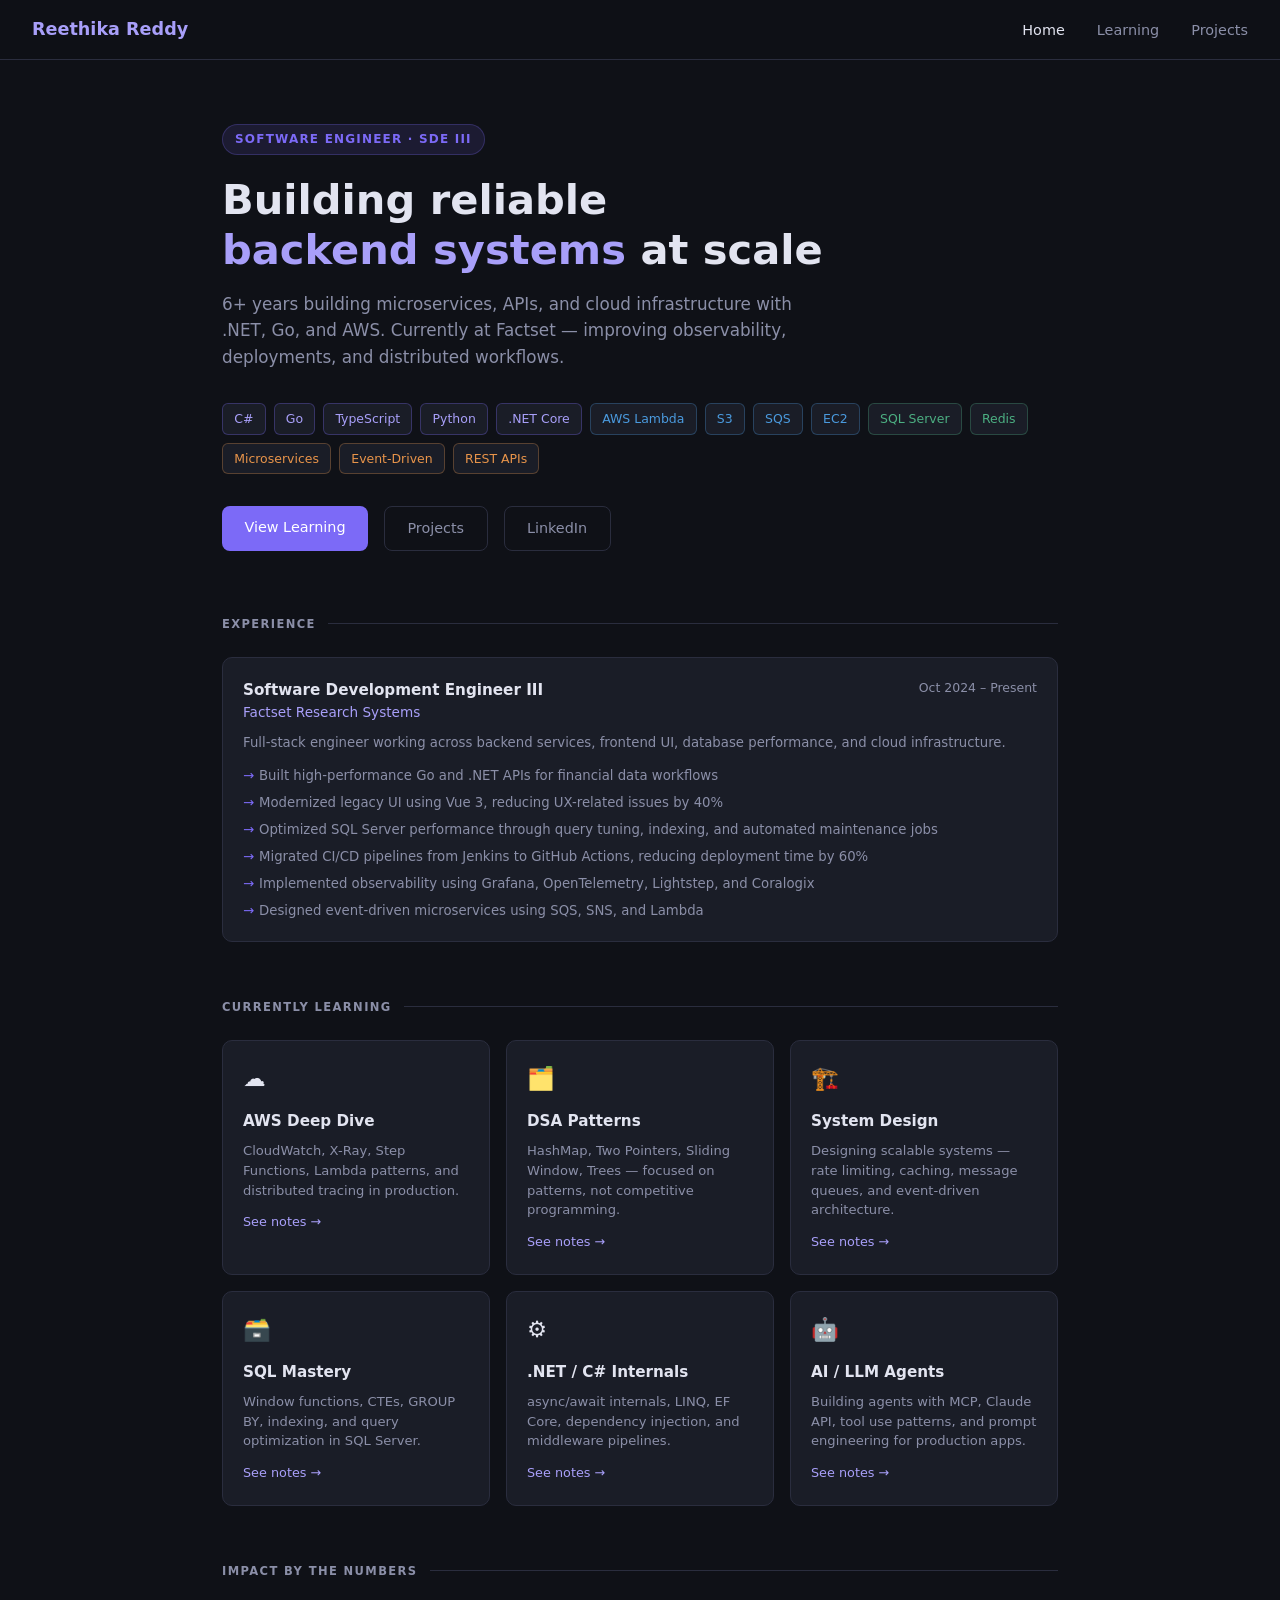
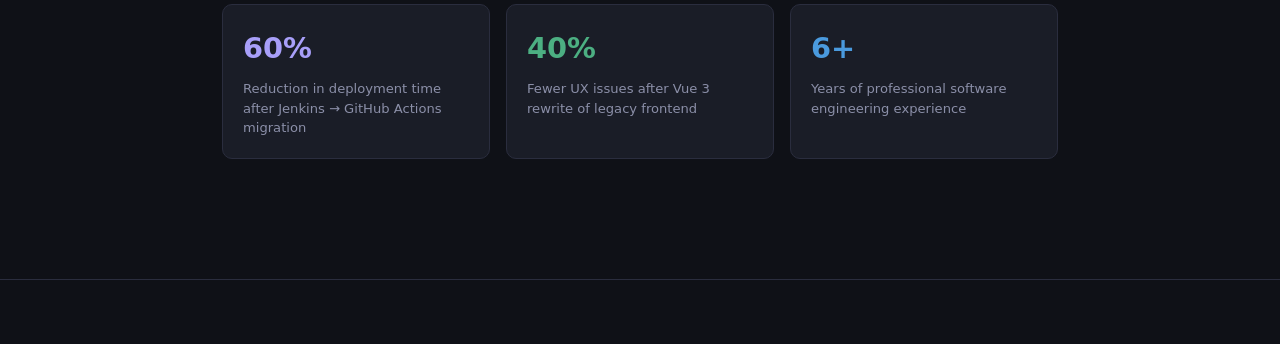
<file: index.html>
<!DOCTYPE html>
<html lang="en">
<head>
  <meta charset="UTF-8" />
  <meta name="viewport" content="width=device-width, initial-scale=1.0" />
  <title>Reethika Reddy — Software Engineer</title>
  <link rel="stylesheet" href="styles.css" />
</head>
<body>

<nav>
  <a class="nav-brand" href="index.html">Reethika Reddy</a>
  <ul class="nav-links">
    <li><a href="index.html" class="active">Home</a></li>
    <li><a href="learning.html">Learning</a></li>
    <li><a href="projects.html">Projects</a></li>
  </ul>
</nav>

<main>

  <!-- HERO -->
  <div class="hero">
    <div class="hero-tag">Software Engineer · SDE III</div>
    <h1>Building reliable<br/><span>backend systems</span> at scale</h1>
    <p>
      6+ years building microservices, APIs, and cloud infrastructure with .NET, Go, and AWS.
      Currently at Factset — improving observability, deployments, and distributed workflows.
    </p>

    <div class="badge-row">
      <span class="badge lang">C#</span>
      <span class="badge lang">Go</span>
      <span class="badge lang">TypeScript</span>
      <span class="badge lang">Python</span>
      <span class="badge lang">.NET Core</span>
      <span class="badge cloud">AWS Lambda</span>
      <span class="badge cloud">S3</span>
      <span class="badge cloud">SQS</span>
      <span class="badge cloud">EC2</span>
      <span class="badge db">SQL Server</span>
      <span class="badge db">Redis</span>
      <span class="badge arch">Microservices</span>
      <span class="badge arch">Event-Driven</span>
      <span class="badge arch">REST APIs</span>
    </div>

    <div class="cta-row">
      <a class="btn btn-primary" href="learning.html">View Learning</a>
      <a class="btn btn-outline" href="projects.html">Projects</a>
      <a class="btn btn-outline" href="https://linkedin.com" target="_blank">LinkedIn</a>
    </div>
  </div>

  <!-- EXPERIENCE -->
  <section>
    <div class="section-title">Experience</div>
    <div class="timeline">

      <div class="exp-card">
        <div class="exp-top">
          <div>
            <div class="exp-role">Software Development Engineer III</div>
            <div class="exp-company">Factset Research Systems</div>
          </div>
          <div class="exp-date">Oct 2024 – Present</div>
        </div>
        <p style="font-size: 0.83rem; color: var(--text-muted); margin-top: 0.5rem; margin-bottom: 0.5rem;">
          Full-stack engineer working across backend services, frontend UI, database performance, and cloud infrastructure.
        </p>
        <ul class="exp-bullets">
          <li>Built high-performance Go and .NET APIs for financial data workflows</li>
          <li>Modernized legacy UI using Vue 3, reducing UX-related issues by 40%</li>
          <li>Optimized SQL Server performance through query tuning, indexing, and automated maintenance jobs</li>
          <li>Migrated CI/CD pipelines from Jenkins to GitHub Actions, reducing deployment time by 60%</li>
          <li>Implemented observability using Grafana, OpenTelemetry, Lightstep, and Coralogix</li>
          <li>Designed event-driven microservices using SQS, SNS, and Lambda</li>
        </ul>
      </div>

    </div>
  </section>

  <!-- WHAT I'M LEARNING -->
  <section>
    <div class="section-title">Currently Learning</div>
    <div class="card-grid">

      <div class="card">
        <div class="card-icon">☁️</div>
        <h3>AWS Deep Dive</h3>
        <p>CloudWatch, X-Ray, Step Functions, Lambda patterns, and distributed tracing in production.</p>
        <a class="card-link" href="learning.html#aws">See notes →</a>
      </div>

      <div class="card">
        <div class="card-icon">🗂️</div>
        <h3>DSA Patterns</h3>
        <p>HashMap, Two Pointers, Sliding Window, Trees — focused on patterns, not competitive programming.</p>
        <a class="card-link" href="learning.html#dsa">See notes →</a>
      </div>

      <div class="card">
        <div class="card-icon">🏗️</div>
        <h3>System Design</h3>
        <p>Designing scalable systems — rate limiting, caching, message queues, and event-driven architecture.</p>
        <a class="card-link" href="learning.html#system-design">See notes →</a>
      </div>

      <div class="card">
        <div class="card-icon">🗃️</div>
        <h3>SQL Mastery</h3>
        <p>Window functions, CTEs, GROUP BY, indexing, and query optimization in SQL Server.</p>
        <a class="card-link" href="learning.html#sql">See notes →</a>
      </div>

      <div class="card">
        <div class="card-icon">⚙️</div>
        <h3>.NET / C# Internals</h3>
        <p>async/await internals, LINQ, EF Core, dependency injection, and middleware pipelines.</p>
        <a class="card-link" href="learning.html#dotnet">See notes →</a>
      </div>

      <div class="card">
        <div class="card-icon">🤖</div>
        <h3>AI / LLM Agents</h3>
        <p>Building agents with MCP, Claude API, tool use patterns, and prompt engineering for production apps.</p>
        <a class="card-link" href="learning.html#ai">See notes →</a>
      </div>

    </div>
  </section>

  <!-- METRICS -->
  <section>
    <div class="section-title">Impact by the numbers</div>
    <div class="card-grid">
      <div class="card">
        <h3 style="font-size:1.8rem; color: var(--accent-light);">60%</h3>
        <p>Reduction in deployment time after Jenkins → GitHub Actions migration</p>
      </div>
      <div class="card">
        <h3 style="font-size:1.8rem; color: var(--green);">40%</h3>
        <p>Fewer UX issues after Vue 3 rewrite of legacy frontend</p>
      </div>
      <div class="card">
        <h3 style="font-size:1.8rem; color: var(--blue);">6+</h3>
        <p>Years of professional software engineering experience</p>
      </div>
    </div>
  </section>

</main>

<footer></footer>

</body>
</html>
</file>
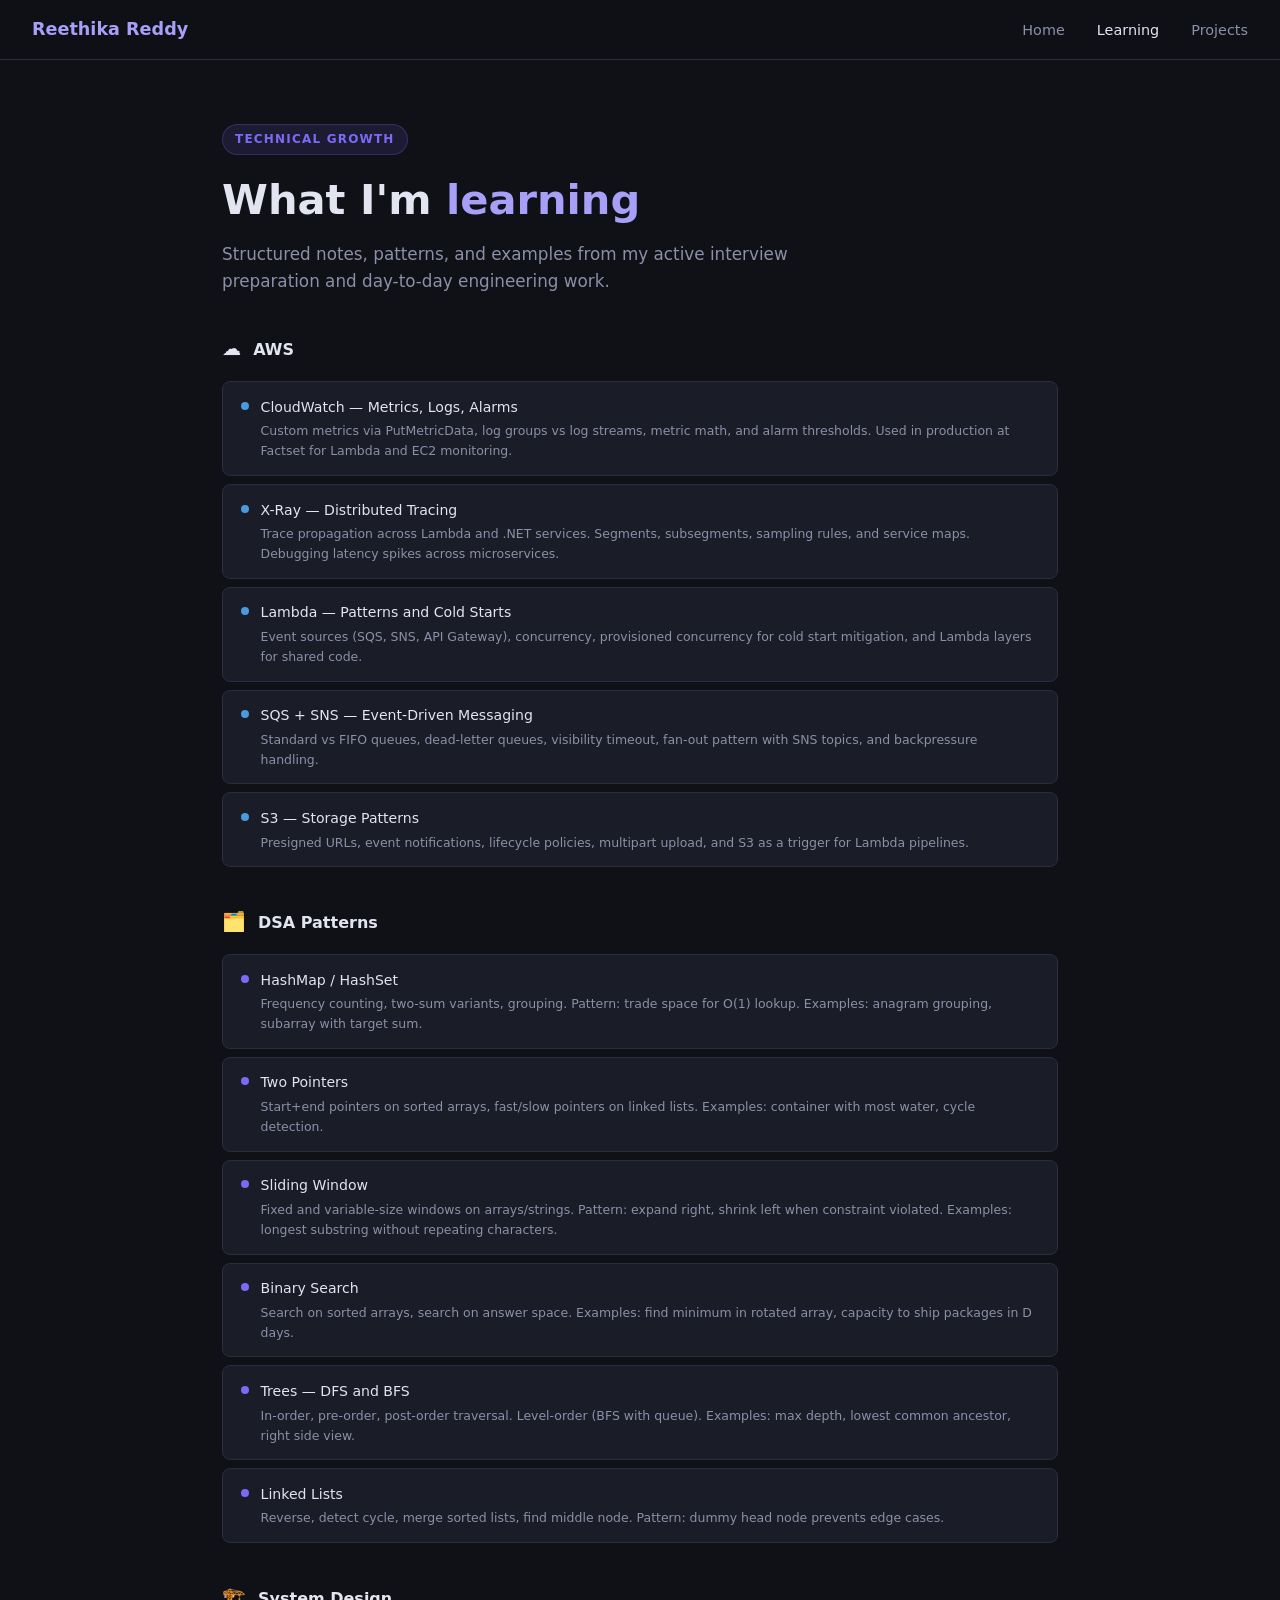
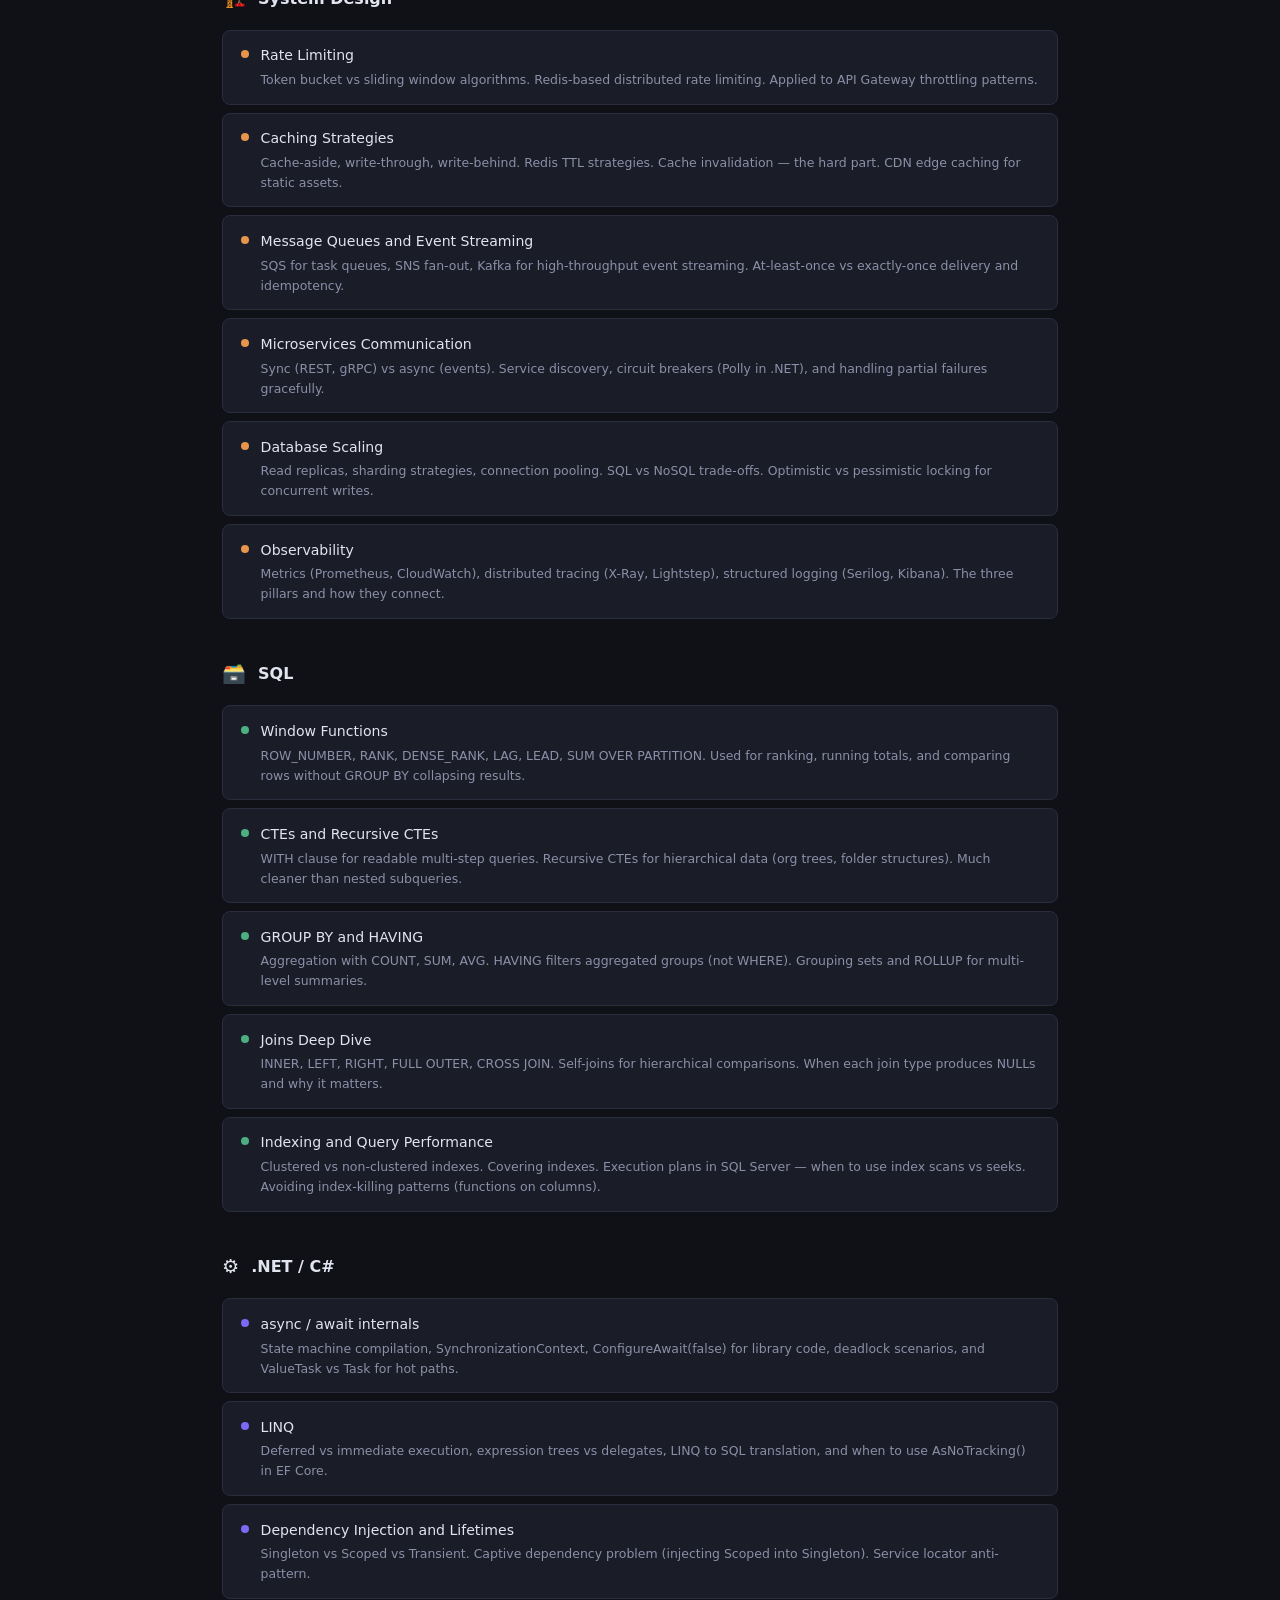
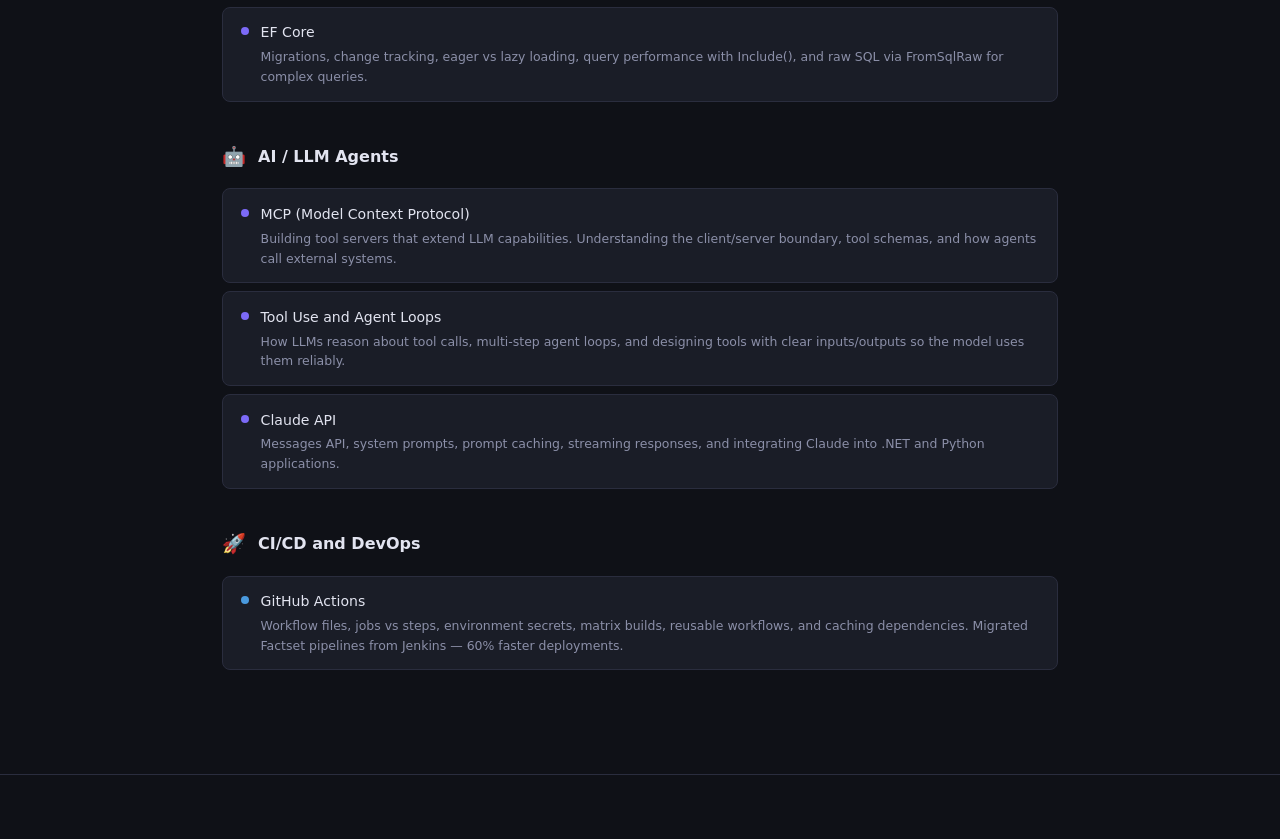
<file: learning.html>
<!DOCTYPE html>
<html lang="en">
<head>
  <meta charset="UTF-8" />
  <meta name="viewport" content="width=device-width, initial-scale=1.0" />
  <title>Learning — Reethika Reddy</title>
  <link rel="stylesheet" href="styles.css" />
</head>
<body>

<nav>
  <a class="nav-brand" href="index.html">Reethika Reddy</a>
  <ul class="nav-links">
    <li><a href="index.html">Home</a></li>
    <li><a href="learning.html" class="active">Learning</a></li>
    <li><a href="projects.html">Projects</a></li>
  </ul>
</nav>

<main>

  <div class="hero" style="margin-bottom: 2.5rem;">
    <div class="hero-tag">Technical Growth</div>
    <h1>What I'm <span>learning</span></h1>
    <p>Structured notes, patterns, and examples from my active interview preparation and day-to-day engineering work.</p>
  </div>

  <!-- AWS -->
  <div id="aws" class="topic-group">
    <div class="topic-group-header">
      <span class="icon">☁️</span>
      <h2>AWS</h2>
    </div>
    <ul class="topic-list">

      <li class="topic-item">
        <span class="dot blue"></span>
        <div>
          <div class="t-title">CloudWatch — Metrics, Logs, Alarms</div>
          <div class="t-desc">Custom metrics via PutMetricData, log groups vs log streams, metric math, and alarm thresholds. Used in production at Factset for Lambda and EC2 monitoring.</div>
        </div>
      </li>

      <li class="topic-item">
        <span class="dot blue"></span>
        <div>
          <div class="t-title">X-Ray — Distributed Tracing</div>
          <div class="t-desc">Trace propagation across Lambda and .NET services. Segments, subsegments, sampling rules, and service maps. Debugging latency spikes across microservices.</div>
        </div>
      </li>

      <li class="topic-item">
        <span class="dot blue"></span>
        <div>
          <div class="t-title">Lambda — Patterns and Cold Starts</div>
          <div class="t-desc">Event sources (SQS, SNS, API Gateway), concurrency, provisioned concurrency for cold start mitigation, and Lambda layers for shared code.</div>
        </div>
      </li>

      <li class="topic-item">
        <span class="dot blue"></span>
        <div>
          <div class="t-title">SQS + SNS — Event-Driven Messaging</div>
          <div class="t-desc">Standard vs FIFO queues, dead-letter queues, visibility timeout, fan-out pattern with SNS topics, and backpressure handling.</div>
        </div>
      </li>


      <li class="topic-item">
        <span class="dot blue"></span>
        <div>
          <div class="t-title">S3 — Storage Patterns</div>
          <div class="t-desc">Presigned URLs, event notifications, lifecycle policies, multipart upload, and S3 as a trigger for Lambda pipelines.</div>
        </div>
      </li>

    </ul>
  </div>

  <!-- DSA -->
  <div id="dsa" class="topic-group">
    <div class="topic-group-header">
      <span class="icon">🗂️</span>
      <h2>DSA Patterns</h2>
    </div>
    <ul class="topic-list">

      <li class="topic-item">
        <span class="dot"></span>
        <div>
          <div class="t-title">HashMap / HashSet</div>
          <div class="t-desc">Frequency counting, two-sum variants, grouping. Pattern: trade space for O(1) lookup. Examples: anagram grouping, subarray with target sum.</div>
        </div>
      </li>

      <li class="topic-item">
        <span class="dot"></span>
        <div>
          <div class="t-title">Two Pointers</div>
          <div class="t-desc">Start+end pointers on sorted arrays, fast/slow pointers on linked lists. Examples: container with most water, cycle detection.</div>
        </div>
      </li>

      <li class="topic-item">
        <span class="dot"></span>
        <div>
          <div class="t-title">Sliding Window</div>
          <div class="t-desc">Fixed and variable-size windows on arrays/strings. Pattern: expand right, shrink left when constraint violated. Examples: longest substring without repeating characters.</div>
        </div>
      </li>

      <li class="topic-item">
        <span class="dot"></span>
        <div>
          <div class="t-title">Binary Search</div>
          <div class="t-desc">Search on sorted arrays, search on answer space. Examples: find minimum in rotated array, capacity to ship packages in D days.</div>
        </div>
      </li>

      <li class="topic-item">
        <span class="dot"></span>
        <div>
          <div class="t-title">Trees — DFS and BFS</div>
          <div class="t-desc">In-order, pre-order, post-order traversal. Level-order (BFS with queue). Examples: max depth, lowest common ancestor, right side view.</div>
        </div>
      </li>

      <li class="topic-item">
        <span class="dot"></span>
        <div>
          <div class="t-title">Linked Lists</div>
          <div class="t-desc">Reverse, detect cycle, merge sorted lists, find middle node. Pattern: dummy head node prevents edge cases.</div>
        </div>
      </li>


    </ul>
  </div>

  <!-- SYSTEM DESIGN -->
  <div id="system-design" class="topic-group">
    <div class="topic-group-header">
      <span class="icon">🏗️</span>
      <h2>System Design</h2>
    </div>
    <ul class="topic-list">

      <li class="topic-item">
        <span class="dot orange"></span>
        <div>
          <div class="t-title">Rate Limiting</div>
          <div class="t-desc">Token bucket vs sliding window algorithms. Redis-based distributed rate limiting. Applied to API Gateway throttling patterns.</div>
        </div>
      </li>

      <li class="topic-item">
        <span class="dot orange"></span>
        <div>
          <div class="t-title">Caching Strategies</div>
          <div class="t-desc">Cache-aside, write-through, write-behind. Redis TTL strategies. Cache invalidation — the hard part. CDN edge caching for static assets.</div>
        </div>
      </li>

      <li class="topic-item">
        <span class="dot orange"></span>
        <div>
          <div class="t-title">Message Queues and Event Streaming</div>
          <div class="t-desc">SQS for task queues, SNS fan-out, Kafka for high-throughput event streaming. At-least-once vs exactly-once delivery and idempotency.</div>
        </div>
      </li>

      <li class="topic-item">
        <span class="dot orange"></span>
        <div>
          <div class="t-title">Microservices Communication</div>
          <div class="t-desc">Sync (REST, gRPC) vs async (events). Service discovery, circuit breakers (Polly in .NET), and handling partial failures gracefully.</div>
        </div>
      </li>

      <li class="topic-item">
        <span class="dot orange"></span>
        <div>
          <div class="t-title">Database Scaling</div>
          <div class="t-desc">Read replicas, sharding strategies, connection pooling. SQL vs NoSQL trade-offs. Optimistic vs pessimistic locking for concurrent writes.</div>
        </div>
      </li>

      <li class="topic-item">
        <span class="dot orange"></span>
        <div>
          <div class="t-title">Observability</div>
          <div class="t-desc">Metrics (Prometheus, CloudWatch), distributed tracing (X-Ray, Lightstep), structured logging (Serilog, Kibana). The three pillars and how they connect.</div>
        </div>
      </li>

    </ul>
  </div>

  <!-- SQL -->
  <div id="sql" class="topic-group">
    <div class="topic-group-header">
      <span class="icon">🗃️</span>
      <h2>SQL</h2>
    </div>
    <ul class="topic-list">

      <li class="topic-item">
        <span class="dot green"></span>
        <div>
          <div class="t-title">Window Functions</div>
          <div class="t-desc">ROW_NUMBER, RANK, DENSE_RANK, LAG, LEAD, SUM OVER PARTITION. Used for ranking, running totals, and comparing rows without GROUP BY collapsing results.</div>
        </div>
      </li>

      <li class="topic-item">
        <span class="dot green"></span>
        <div>
          <div class="t-title">CTEs and Recursive CTEs</div>
          <div class="t-desc">WITH clause for readable multi-step queries. Recursive CTEs for hierarchical data (org trees, folder structures). Much cleaner than nested subqueries.</div>
        </div>
      </li>

      <li class="topic-item">
        <span class="dot green"></span>
        <div>
          <div class="t-title">GROUP BY and HAVING</div>
          <div class="t-desc">Aggregation with COUNT, SUM, AVG. HAVING filters aggregated groups (not WHERE). Grouping sets and ROLLUP for multi-level summaries.</div>
        </div>
      </li>

      <li class="topic-item">
        <span class="dot green"></span>
        <div>
          <div class="t-title">Joins Deep Dive</div>
          <div class="t-desc">INNER, LEFT, RIGHT, FULL OUTER, CROSS JOIN. Self-joins for hierarchical comparisons. When each join type produces NULLs and why it matters.</div>
        </div>
      </li>

      <li class="topic-item">
        <span class="dot green"></span>
        <div>
          <div class="t-title">Indexing and Query Performance</div>
          <div class="t-desc">Clustered vs non-clustered indexes. Covering indexes. Execution plans in SQL Server — when to use index scans vs seeks. Avoiding index-killing patterns (functions on columns).</div>
        </div>
      </li>

    </ul>
  </div>

  <!-- .NET / C# -->
  <div id="dotnet" class="topic-group">
    <div class="topic-group-header">
      <span class="icon">⚙️</span>
      <h2>.NET / C#</h2>
    </div>
    <ul class="topic-list">

      <li class="topic-item">
        <span class="dot"></span>
        <div>
          <div class="t-title">async / await internals</div>
          <div class="t-desc">State machine compilation, SynchronizationContext, ConfigureAwait(false) for library code, deadlock scenarios, and ValueTask vs Task for hot paths.</div>
        </div>
      </li>

      <li class="topic-item">
        <span class="dot"></span>
        <div>
          <div class="t-title">LINQ</div>
          <div class="t-desc">Deferred vs immediate execution, expression trees vs delegates, LINQ to SQL translation, and when to use AsNoTracking() in EF Core.</div>
        </div>
      </li>

      <li class="topic-item">
        <span class="dot"></span>
        <div>
          <div class="t-title">Dependency Injection and Lifetimes</div>
          <div class="t-desc">Singleton vs Scoped vs Transient. Captive dependency problem (injecting Scoped into Singleton). Service locator anti-pattern.</div>
        </div>
      </li>


      <li class="topic-item">
        <span class="dot"></span>
        <div>
          <div class="t-title">EF Core</div>
          <div class="t-desc">Migrations, change tracking, eager vs lazy loading, query performance with Include(), and raw SQL via FromSqlRaw for complex queries.</div>
        </div>
      </li>

    </ul>
  </div>

  <!-- AI / LLM -->
  <div id="ai" class="topic-group">
    <div class="topic-group-header">
      <span class="icon">🤖</span>
      <h2>AI / LLM Agents</h2>
    </div>
    <ul class="topic-list">

      <li class="topic-item">
        <span class="dot"></span>
        <div>
          <div class="t-title">MCP (Model Context Protocol)</div>
          <div class="t-desc">Building tool servers that extend LLM capabilities. Understanding the client/server boundary, tool schemas, and how agents call external systems.</div>
        </div>
      </li>

      <li class="topic-item">
        <span class="dot"></span>
        <div>
          <div class="t-title">Tool Use and Agent Loops</div>
          <div class="t-desc">How LLMs reason about tool calls, multi-step agent loops, and designing tools with clear inputs/outputs so the model uses them reliably.</div>
        </div>
      </li>

      <li class="topic-item">
        <span class="dot"></span>
        <div>
          <div class="t-title">Claude API</div>
          <div class="t-desc">Messages API, system prompts, prompt caching, streaming responses, and integrating Claude into .NET and Python applications.</div>
        </div>
      </li>

    </ul>
  </div>

  <!-- CI/CD -->
  <div class="topic-group">
    <div class="topic-group-header">
      <span class="icon">🚀</span>
      <h2>CI/CD and DevOps</h2>
    </div>
    <ul class="topic-list">

      <li class="topic-item">
        <span class="dot blue"></span>
        <div>
          <div class="t-title">GitHub Actions</div>
          <div class="t-desc">Workflow files, jobs vs steps, environment secrets, matrix builds, reusable workflows, and caching dependencies. Migrated Factset pipelines from Jenkins — 60% faster deployments.</div>
        </div>
      </li>


    </ul>
  </div>

</main>

<footer></footer>

</body>
</html>
</file>
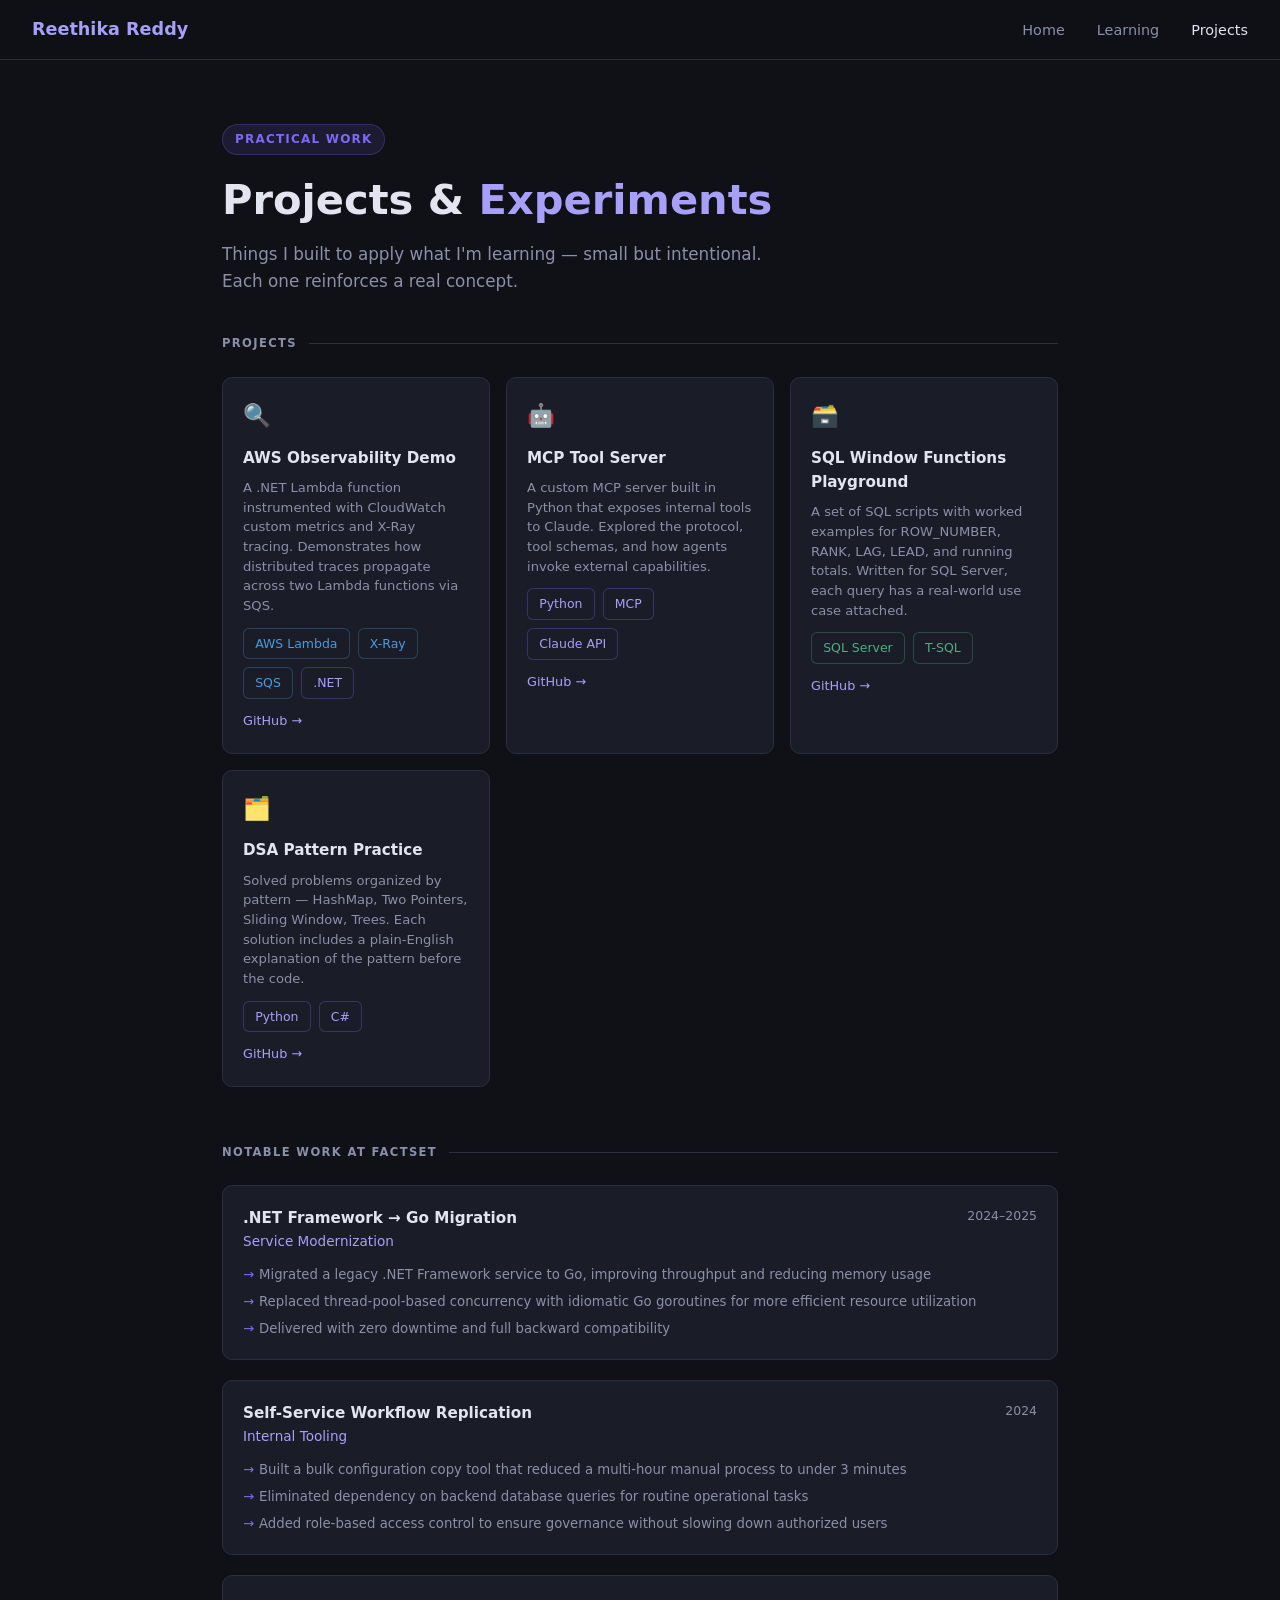
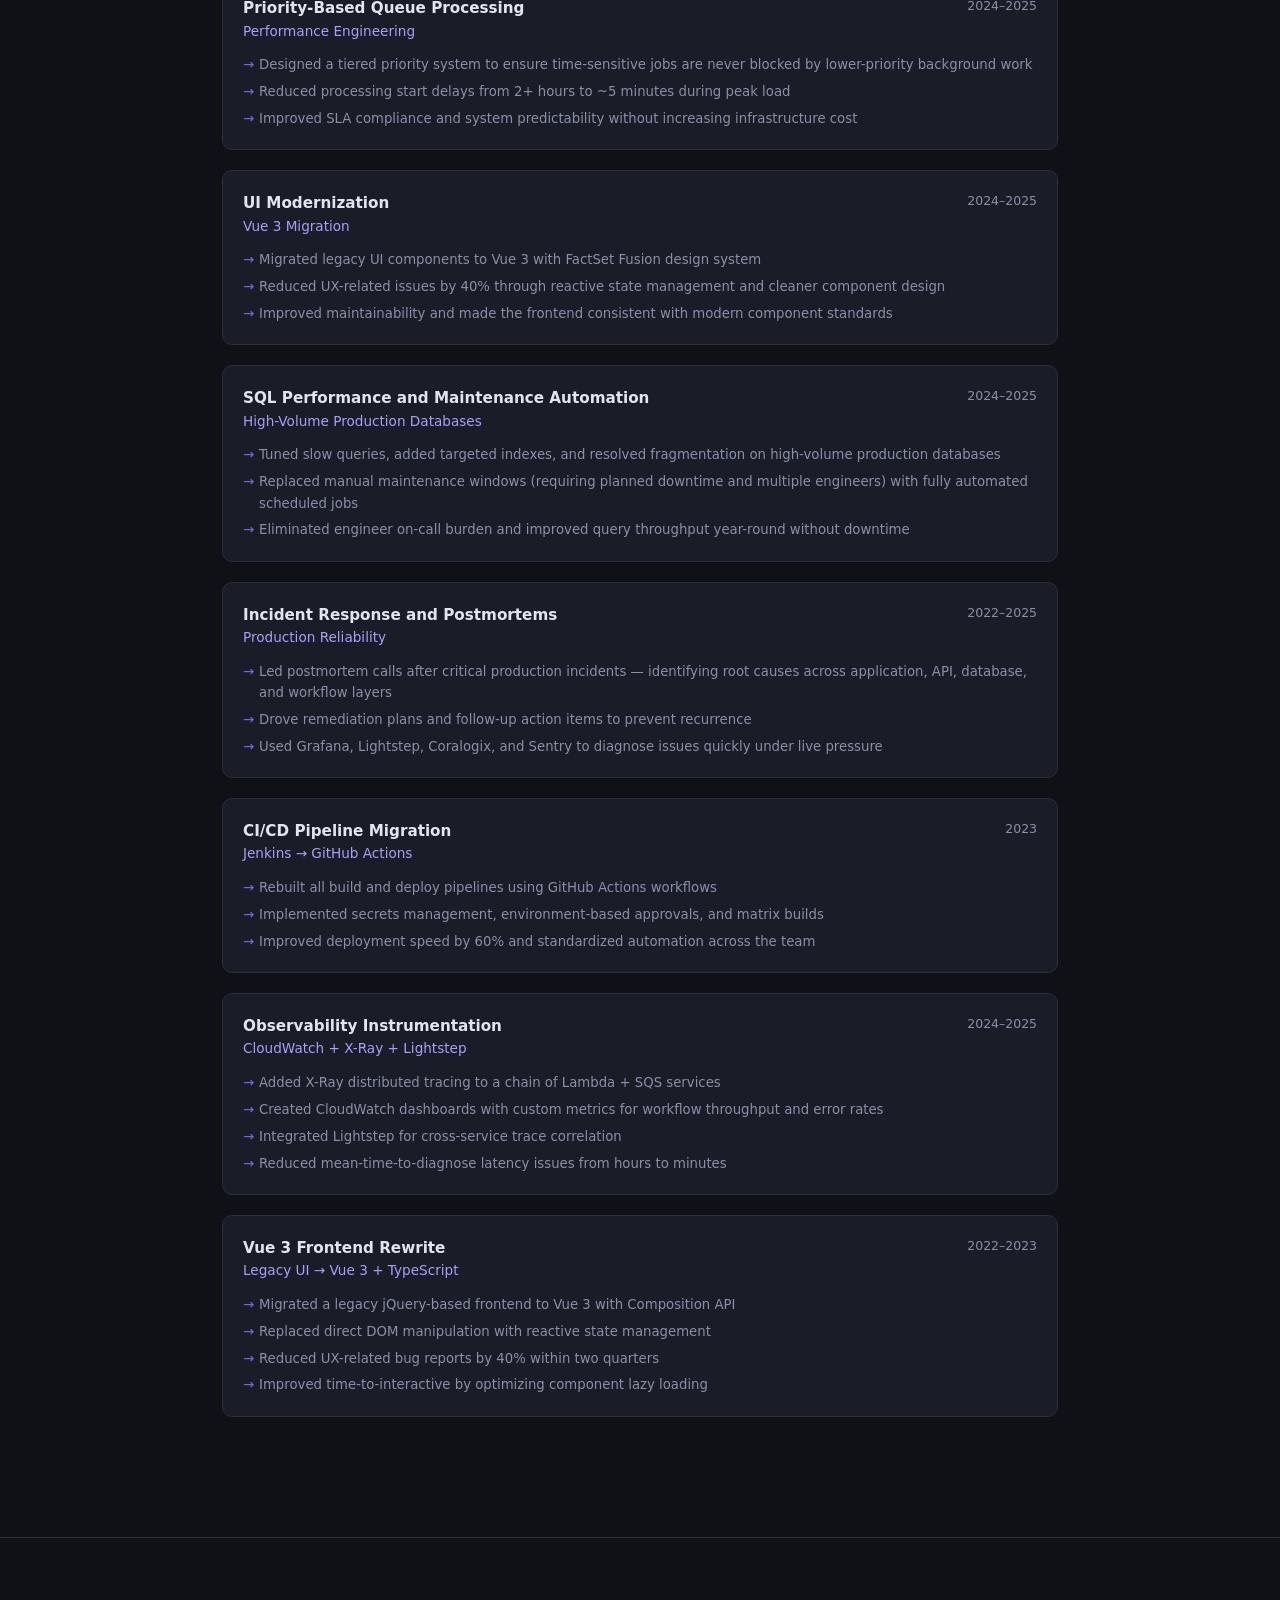
<file: projects.html>
<!DOCTYPE html>
<html lang="en">
<head>
  <meta charset="UTF-8" />
  <meta name="viewport" content="width=device-width, initial-scale=1.0" />
  <title>Projects — Reethika Reddy</title>
  <link rel="stylesheet" href="styles.css" />
</head>
<body>

<nav>
  <a class="nav-brand" href="index.html">Reethika Reddy</a>
  <ul class="nav-links">
    <li><a href="index.html">Home</a></li>
    <li><a href="learning.html">Learning</a></li>
    <li><a href="projects.html" class="active">Projects</a></li>
  </ul>
</nav>

<main>

  <div class="hero" style="margin-bottom: 2.5rem;">
    <div class="hero-tag">Practical Work</div>
    <h1>Projects &amp; <span>Experiments</span></h1>
    <p>Things I built to apply what I'm learning — small but intentional. Each one reinforces a real concept.</p>
  </div>

  <section>
    <div class="section-title">Projects</div>
    <div class="card-grid">

      <!-- Placeholder 1 -->
      <div class="card">
        <div class="card-icon">🔍</div>
        <h3>AWS Observability Demo</h3>
        <p>
          A .NET Lambda function instrumented with CloudWatch custom metrics and X-Ray tracing.
          Demonstrates how distributed traces propagate across two Lambda functions via SQS.
        </p>
        <div class="badge-row" style="margin-top: 0.75rem; margin-bottom: 0;">
          <span class="badge cloud">AWS Lambda</span>
          <span class="badge cloud">X-Ray</span>
          <span class="badge cloud">SQS</span>
          <span class="badge lang">.NET</span>
        </div>
        <a class="card-link" href="#">GitHub →</a>
      </div>

      <!-- Placeholder 2 -->
      <div class="card">
        <div class="card-icon">🤖</div>
        <h3>MCP Tool Server</h3>
        <p>
          A custom MCP server built in Python that exposes internal tools to Claude.
          Explored the protocol, tool schemas, and how agents invoke external capabilities.
        </p>
        <div class="badge-row" style="margin-top: 0.75rem; margin-bottom: 0;">
          <span class="badge lang">Python</span>
          <span class="badge lang">MCP</span>
          <span class="badge lang">Claude API</span>
        </div>
        <a class="card-link" href="#">GitHub →</a>
      </div>

      <!-- Placeholder 3 -->
      <div class="card">
        <div class="card-icon">🗃️</div>
        <h3>SQL Window Functions Playground</h3>
        <p>
          A set of SQL scripts with worked examples for ROW_NUMBER, RANK, LAG, LEAD, and running totals.
          Written for SQL Server, each query has a real-world use case attached.
        </p>
        <div class="badge-row" style="margin-top: 0.75rem; margin-bottom: 0;">
          <span class="badge db">SQL Server</span>
          <span class="badge db">T-SQL</span>
        </div>
        <a class="card-link" href="#">GitHub →</a>
      </div>

      <!-- Placeholder 4 -->
      <div class="card">
        <div class="card-icon">🗂️</div>
        <h3>DSA Pattern Practice</h3>
        <p>
          Solved problems organized by pattern — HashMap, Two Pointers, Sliding Window, Trees.
          Each solution includes a plain-English explanation of the pattern before the code.
        </p>
        <div class="badge-row" style="margin-top: 0.75rem; margin-bottom: 0;">
          <span class="badge lang">Python</span>
          <span class="badge lang">C#</span>
        </div>
        <a class="card-link" href="#">GitHub →</a>
      </div>

    </div>
  </section>

  <!-- Work experience projects -->
  <section>
    <div class="section-title">Notable Work at Factset</div>
    <div class="timeline">

      <div class="exp-card">
        <div class="exp-top">
          <div>
            <div class="exp-role">.NET Framework → Go Migration</div>
            <div class="exp-company">Service Modernization</div>
          </div>
          <div class="exp-date">2024–2025</div>
        </div>
        <ul class="exp-bullets">
          <li>Migrated a legacy .NET Framework service to Go, improving throughput and reducing memory usage</li>
          <li>Replaced thread-pool-based concurrency with idiomatic Go goroutines for more efficient resource utilization</li>
          <li>Delivered with zero downtime and full backward compatibility</li>
        </ul>
      </div>


      <div class="exp-card">
        <div class="exp-top">
          <div>
            <div class="exp-role">Self-Service Workflow Replication</div>
            <div class="exp-company">Internal Tooling</div>
          </div>
          <div class="exp-date">2024</div>
        </div>
        <ul class="exp-bullets">
          <li>Built a bulk configuration copy tool that reduced a multi-hour manual process to under 3 minutes</li>
          <li>Eliminated dependency on backend database queries for routine operational tasks</li>
          <li>Added role-based access control to ensure governance without slowing down authorized users</li>
        </ul>
      </div>

      <div class="exp-card">
        <div class="exp-top">
          <div>
            <div class="exp-role">Priority-Based Queue Processing</div>
            <div class="exp-company">Performance Engineering</div>
          </div>
          <div class="exp-date">2024–2025</div>
        </div>
        <ul class="exp-bullets">
          <li>Designed a tiered priority system to ensure time-sensitive jobs are never blocked by lower-priority background work</li>
          <li>Reduced processing start delays from 2+ hours to ~5 minutes during peak load</li>
          <li>Improved SLA compliance and system predictability without increasing infrastructure cost</li>
        </ul>
      </div>

      <div class="exp-card">
        <div class="exp-top">
          <div>
            <div class="exp-role">UI Modernization</div>
            <div class="exp-company">Vue 3 Migration</div>
          </div>
          <div class="exp-date">2024–2025</div>
        </div>
        <ul class="exp-bullets">
          <li>Migrated legacy UI components to Vue 3 with FactSet Fusion design system</li>
          <li>Reduced UX-related issues by 40% through reactive state management and cleaner component design</li>
          <li>Improved maintainability and made the frontend consistent with modern component standards</li>
        </ul>
      </div>

      <div class="exp-card">
        <div class="exp-top">
          <div>
            <div class="exp-role">SQL Performance and Maintenance Automation</div>
            <div class="exp-company">High-Volume Production Databases</div>
          </div>
          <div class="exp-date">2024–2025</div>
        </div>
        <ul class="exp-bullets">
          <li>Tuned slow queries, added targeted indexes, and resolved fragmentation on high-volume production databases</li>
          <li>Replaced manual maintenance windows (requiring planned downtime and multiple engineers) with fully automated scheduled jobs</li>
          <li>Eliminated engineer on-call burden and improved query throughput year-round without downtime</li>
        </ul>
      </div>

      <div class="exp-card">
        <div class="exp-top">
          <div>
            <div class="exp-role">Incident Response and Postmortems</div>
            <div class="exp-company">Production Reliability</div>
          </div>
          <div class="exp-date">2022–2025</div>
        </div>
        <ul class="exp-bullets">
          <li>Led postmortem calls after critical production incidents — identifying root causes across application, API, database, and workflow layers</li>
          <li>Drove remediation plans and follow-up action items to prevent recurrence</li>
          <li>Used Grafana, Lightstep, Coralogix, and Sentry to diagnose issues quickly under live pressure</li>
        </ul>
      </div>

      <div class="exp-card">
        <div class="exp-top">
          <div>
            <div class="exp-role">CI/CD Pipeline Migration</div>
            <div class="exp-company">Jenkins → GitHub Actions</div>
          </div>
          <div class="exp-date">2023</div>
        </div>
        <ul class="exp-bullets">
          <li>Rebuilt all build and deploy pipelines using GitHub Actions workflows</li>
          <li>Implemented secrets management, environment-based approvals, and matrix builds</li>
          <li>Improved deployment speed by 60% and standardized automation across the team</li>
        </ul>
      </div>

      <div class="exp-card">
        <div class="exp-top">
          <div>
            <div class="exp-role">Observability Instrumentation</div>
            <div class="exp-company">CloudWatch + X-Ray + Lightstep</div>
          </div>
          <div class="exp-date">2024–2025</div>
        </div>
        <ul class="exp-bullets">
          <li>Added X-Ray distributed tracing to a chain of Lambda + SQS services</li>
          <li>Created CloudWatch dashboards with custom metrics for workflow throughput and error rates</li>
          <li>Integrated Lightstep for cross-service trace correlation</li>
          <li>Reduced mean-time-to-diagnose latency issues from hours to minutes</li>
        </ul>
      </div>

      <div class="exp-card">
        <div class="exp-top">
          <div>
            <div class="exp-role">Vue 3 Frontend Rewrite</div>
            <div class="exp-company">Legacy UI → Vue 3 + TypeScript</div>
          </div>
          <div class="exp-date">2022–2023</div>
        </div>
        <ul class="exp-bullets">
          <li>Migrated a legacy jQuery-based frontend to Vue 3 with Composition API</li>
          <li>Replaced direct DOM manipulation with reactive state management</li>
          <li>Reduced UX-related bug reports by 40% within two quarters</li>
          <li>Improved time-to-interactive by optimizing component lazy loading</li>
        </ul>
      </div>

    </div>
  </section>

</main>

<footer></footer>

</body>
</html>
</file>
<file: styles.css>
* {
  margin: 0;
  padding: 0;
  box-sizing: border-box;
}

:root {
  --bg: #0f1117;
  --surface: #1a1d27;
  --border: #2a2d3e;
  --accent: #7c6af7;
  --accent-light: #a89ff9;
  --text: #e2e4f0;
  --text-muted: #8b8fa8;
  --green: #4caf82;
  --orange: #e8944a;
  --blue: #4a9ade;
}

body {
  font-family: 'Segoe UI', system-ui, -apple-system, sans-serif;
  background: var(--bg);
  color: var(--text);
  line-height: 1.6;
  min-height: 100vh;
}

/* NAV */
nav {
  position: sticky;
  top: 0;
  z-index: 100;
  background: rgba(15, 17, 23, 0.92);
  backdrop-filter: blur(10px);
  border-bottom: 1px solid var(--border);
  padding: 0 2rem;
  display: flex;
  align-items: center;
  justify-content: space-between;
  height: 60px;
}

.nav-brand {
  font-weight: 700;
  font-size: 1.1rem;
  color: var(--accent-light);
  text-decoration: none;
}

.nav-links {
  display: flex;
  gap: 2rem;
  list-style: none;
}

.nav-links a {
  color: var(--text-muted);
  text-decoration: none;
  font-size: 0.9rem;
  transition: color 0.2s;
}

.nav-links a:hover,
.nav-links a.active {
  color: var(--text);
}

/* MAIN LAYOUT */
main {
  max-width: 900px;
  margin: 0 auto;
  padding: 4rem 2rem;
}

/* HERO */
.hero {
  margin-bottom: 4rem;
}

.hero-tag {
  display: inline-block;
  font-size: 0.75rem;
  font-weight: 600;
  letter-spacing: 0.1em;
  text-transform: uppercase;
  color: var(--accent);
  background: rgba(124, 106, 247, 0.12);
  border: 1px solid rgba(124, 106, 247, 0.25);
  padding: 0.3rem 0.75rem;
  border-radius: 99px;
  margin-bottom: 1.25rem;
}

.hero h1 {
  font-size: 2.6rem;
  font-weight: 700;
  line-height: 1.2;
  margin-bottom: 1rem;
}

.hero h1 span {
  color: var(--accent-light);
}

.hero p {
  font-size: 1.05rem;
  color: var(--text-muted);
  max-width: 580px;
  margin-bottom: 2rem;
}

.badge-row {
  display: flex;
  flex-wrap: wrap;
  gap: 0.5rem;
  margin-bottom: 2rem;
}

.badge {
  font-size: 0.78rem;
  padding: 0.3rem 0.7rem;
  border-radius: 6px;
  border: 1px solid var(--border);
  color: var(--text-muted);
  background: var(--surface);
}

.badge.lang { border-color: rgba(124, 106, 247, 0.3); color: var(--accent-light); }
.badge.cloud { border-color: rgba(74, 154, 222, 0.3); color: var(--blue); }
.badge.db   { border-color: rgba(76, 175, 130, 0.3); color: var(--green); }
.badge.arch { border-color: rgba(232, 148, 74, 0.3); color: var(--orange); }

.cta-row {
  display: flex;
  gap: 1rem;
  flex-wrap: wrap;
}

.btn {
  display: inline-block;
  padding: 0.6rem 1.4rem;
  border-radius: 8px;
  font-size: 0.9rem;
  font-weight: 500;
  text-decoration: none;
  transition: all 0.2s;
}

.btn-primary {
  background: var(--accent);
  color: #fff;
}

.btn-primary:hover { background: var(--accent-light); color: var(--bg); }

.btn-outline {
  border: 1px solid var(--border);
  color: var(--text-muted);
}

.btn-outline:hover { border-color: var(--accent); color: var(--accent-light); }

/* SECTION */
section {
  margin-bottom: 3.5rem;
}

.section-title {
  font-size: 0.72rem;
  font-weight: 700;
  letter-spacing: 0.12em;
  text-transform: uppercase;
  color: var(--text-muted);
  margin-bottom: 1.5rem;
  display: flex;
  align-items: center;
  gap: 0.75rem;
}

.section-title::after {
  content: '';
  flex: 1;
  height: 1px;
  background: var(--border);
}

/* CARDS */
.card-grid {
  display: grid;
  grid-template-columns: repeat(auto-fill, minmax(260px, 1fr));
  gap: 1rem;
}

.card {
  background: var(--surface);
  border: 1px solid var(--border);
  border-radius: 10px;
  padding: 1.25rem;
  transition: border-color 0.2s;
}

.card:hover { border-color: var(--accent); }

.card-icon {
  font-size: 1.4rem;
  margin-bottom: 0.75rem;
}

.card h3 {
  font-size: 0.95rem;
  font-weight: 600;
  margin-bottom: 0.5rem;
}

.card p {
  font-size: 0.82rem;
  color: var(--text-muted);
  line-height: 1.5;
}

.card-link {
  display: inline-block;
  margin-top: 0.75rem;
  font-size: 0.8rem;
  color: var(--accent-light);
  text-decoration: none;
}

.card-link:hover { text-decoration: underline; }

/* TOPIC LIST (learning page) */
.topic-group {
  margin-bottom: 2.5rem;
}

.topic-group-header {
  display: flex;
  align-items: center;
  gap: 0.75rem;
  margin-bottom: 1rem;
}

.topic-group-header .icon {
  font-size: 1.2rem;
}

.topic-group-header h2 {
  font-size: 1rem;
  font-weight: 600;
}

.topic-list {
  list-style: none;
  display: flex;
  flex-direction: column;
  gap: 0.5rem;
}

.topic-item {
  background: var(--surface);
  border: 1px solid var(--border);
  border-radius: 8px;
  padding: 0.85rem 1.1rem;
  display: flex;
  align-items: flex-start;
  gap: 0.75rem;
}

.topic-item .dot {
  width: 8px;
  height: 8px;
  border-radius: 50%;
  margin-top: 6px;
  flex-shrink: 0;
  background: var(--accent);
}

.topic-item .dot.green { background: var(--green); }
.topic-item .dot.blue  { background: var(--blue); }
.topic-item .dot.orange{ background: var(--orange); }

.topic-item .t-title {
  font-size: 0.88rem;
  font-weight: 500;
  margin-bottom: 0.2rem;
}

.topic-item .t-desc {
  font-size: 0.78rem;
  color: var(--text-muted);
}

/* EXPERIENCE TIMELINE */
.timeline {
  display: flex;
  flex-direction: column;
  gap: 1.25rem;
}

.exp-card {
  background: var(--surface);
  border: 1px solid var(--border);
  border-radius: 10px;
  padding: 1.25rem;
}

.exp-top {
  display: flex;
  justify-content: space-between;
  align-items: flex-start;
  margin-bottom: 0.5rem;
  flex-wrap: wrap;
  gap: 0.5rem;
}

.exp-role {
  font-size: 0.95rem;
  font-weight: 600;
}

.exp-company {
  color: var(--accent-light);
  font-size: 0.85rem;
}

.exp-date {
  font-size: 0.78rem;
  color: var(--text-muted);
}

.exp-bullets {
  list-style: none;
  margin-top: 0.75rem;
  display: flex;
  flex-direction: column;
  gap: 0.35rem;
}

.exp-bullets li {
  font-size: 0.83rem;
  color: var(--text-muted);
  padding-left: 1rem;
  position: relative;
}

.exp-bullets li::before {
  content: '→';
  position: absolute;
  left: 0;
  color: var(--accent);
}

/* FOOTER */
footer {
  border-top: 1px solid var(--border);
  text-align: center;
  padding: 2rem;
  font-size: 0.8rem;
  color: var(--text-muted);
}

footer a {
  color: var(--accent-light);
  text-decoration: none;
}

/* RESPONSIVE */
@media (max-width: 600px) {
  nav { padding: 0 1rem; }
  .nav-links { gap: 1.25rem; }
  main { padding: 2rem 1rem; }
  .hero h1 { font-size: 1.9rem; }
  .card-grid { grid-template-columns: 1fr; }
}
</file>
